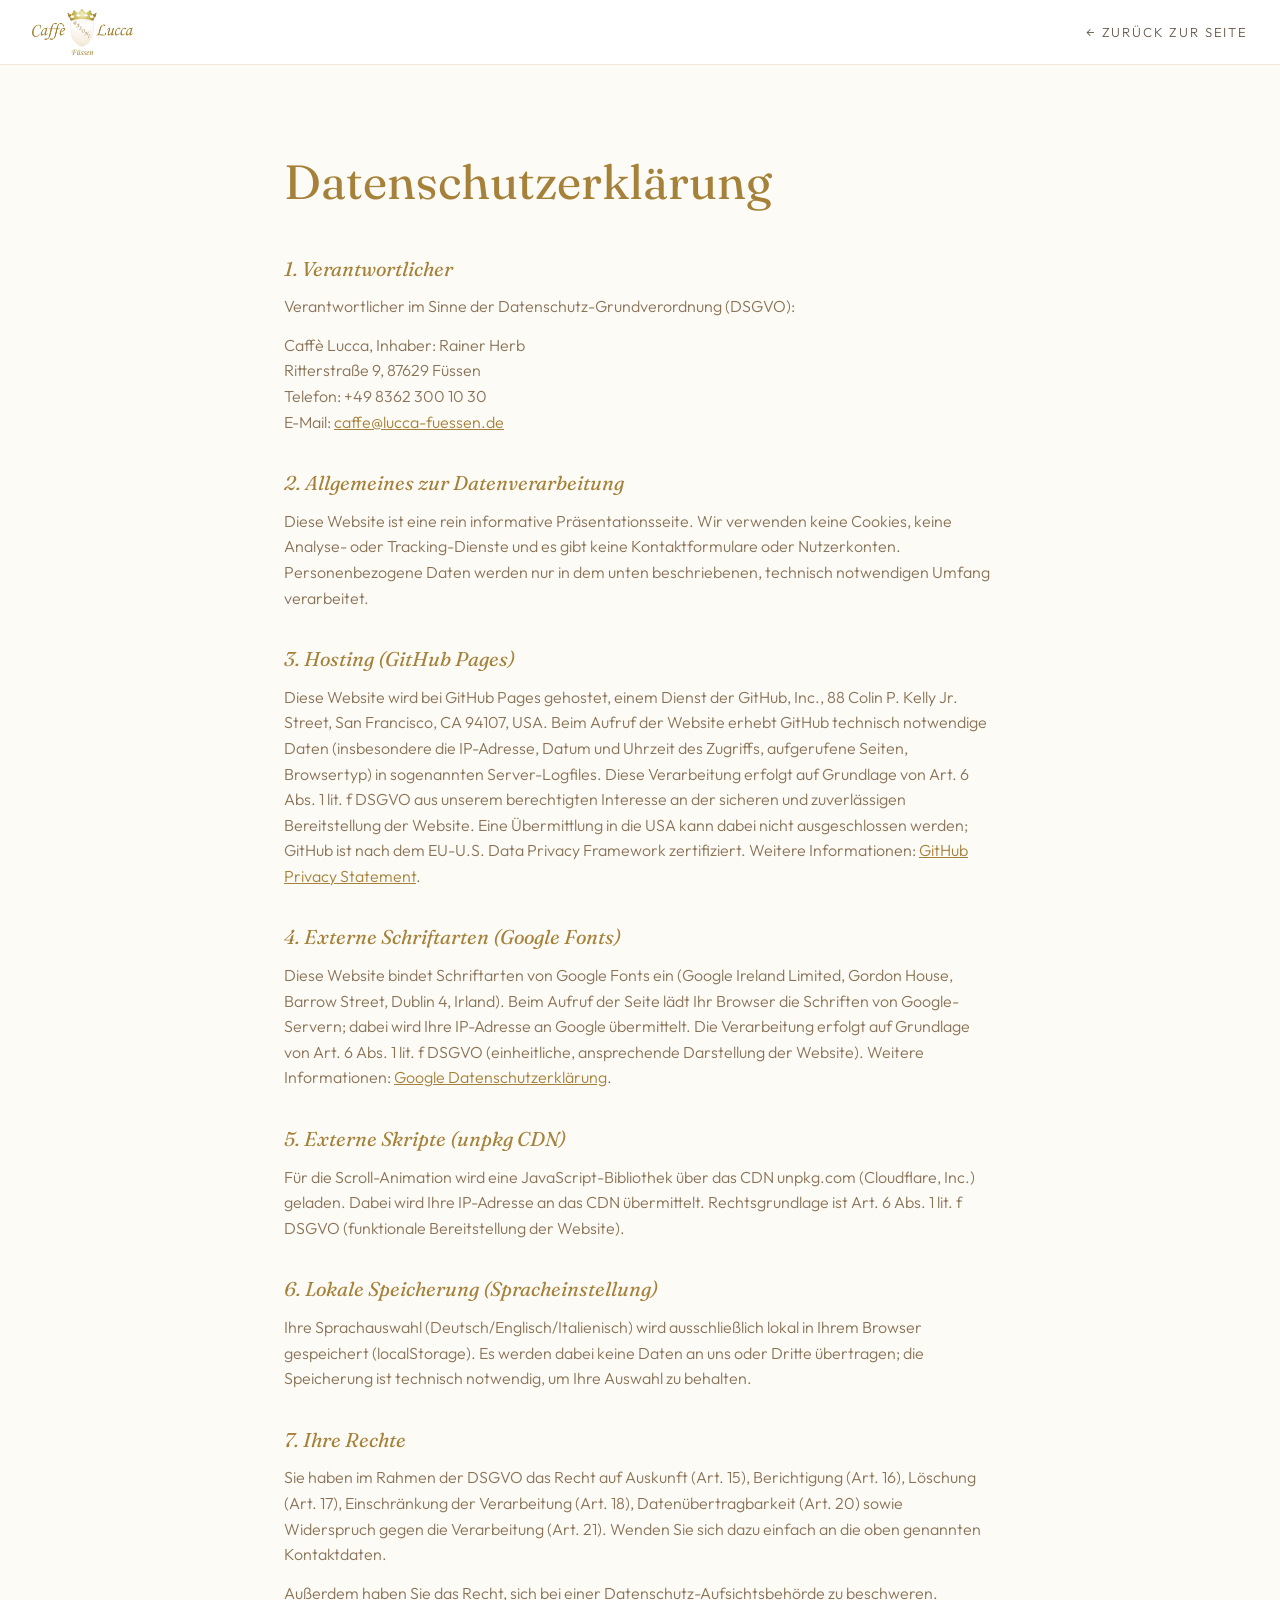
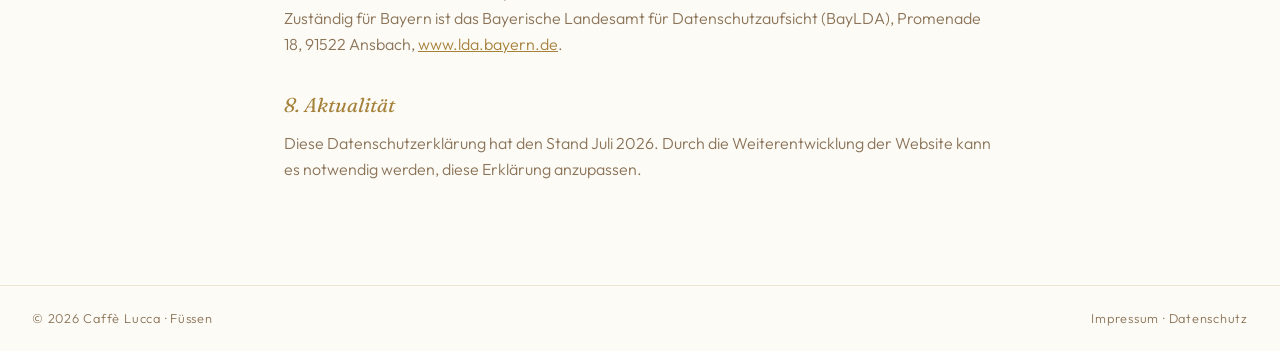
<file: datenschutz.html>
<!DOCTYPE html>
<html lang="de">
<head>
  <meta charset="UTF-8" />
  <meta name="viewport" content="width=device-width, initial-scale=1.0" />
  <title>Datenschutzerklärung — Caffè Lucca Füssen</title>
  <meta name="robots" content="noindex" />
  <link rel="preconnect" href="https://fonts.googleapis.com" />
  <link href="https://fonts.googleapis.com/css2?family=Fraunces:ital,opsz,wght@0,9..144,300;0,9..144,400;0,9..144,600;1,9..144,300;1,9..144,400&family=Outfit:wght@300;400;500&display=swap" rel="stylesheet" />
  <link rel="stylesheet" href="styles.css" />
</head>
<body class="legal-body">
  <nav class="topbar">
    <a class="brand" href="index.html"><img src="images/logo.jpeg" alt="Caffè Lucca Füssen — Basoni" /></a>
    <span class="topbar-right"><a href="index.html">← Zurück zur Seite</a></span>
  </nav>

  <main class="legal">
    <h1>Datenschutzerklärung</h1>

    <h2>1. Verantwortlicher</h2>
    <p>Verantwortlicher im Sinne der Datenschutz-Grundverordnung (DSGVO):</p>
    <p>
      Caffè Lucca, Inhaber: Rainer Herb<br />
      Ritterstraße 9, 87629 Füssen<br />
      Telefon: +49 8362 300 10 30<br />
      E-Mail: <a href="mailto:caffe@lucca-fuessen.de">caffe@lucca-fuessen.de</a>
    </p>

    <h2>2. Allgemeines zur Datenverarbeitung</h2>
    <p>Diese Website ist eine rein informative Präsentationsseite. Wir verwenden keine Cookies, keine Analyse- oder Tracking-Dienste und es gibt keine Kontaktformulare oder Nutzerkonten. Personenbezogene Daten werden nur in dem unten beschriebenen, technisch notwendigen Umfang verarbeitet.</p>

    <h2>3. Hosting (GitHub Pages)</h2>
    <p>Diese Website wird bei GitHub Pages gehostet, einem Dienst der GitHub, Inc., 88 Colin P. Kelly Jr. Street, San Francisco, CA 94107, USA. Beim Aufruf der Website erhebt GitHub technisch notwendige Daten (insbesondere die IP-Adresse, Datum und Uhrzeit des Zugriffs, aufgerufene Seiten, Browsertyp) in sogenannten Server-Logfiles. Diese Verarbeitung erfolgt auf Grundlage von Art. 6 Abs. 1 lit. f DSGVO aus unserem berechtigten Interesse an der sicheren und zuverlässigen Bereitstellung der Website. Eine Übermittlung in die USA kann dabei nicht ausgeschlossen werden; GitHub ist nach dem EU-U.S. Data Privacy Framework zertifiziert. Weitere Informationen: <a href="https://docs.github.com/site-policy/privacy-policies/github-privacy-statement" target="_blank" rel="noopener">GitHub Privacy Statement</a>.</p>

    <h2>4. Externe Schriftarten (Google Fonts)</h2>
    <p>Diese Website bindet Schriftarten von Google Fonts ein (Google Ireland Limited, Gordon House, Barrow Street, Dublin 4, Irland). Beim Aufruf der Seite lädt Ihr Browser die Schriften von Google-Servern; dabei wird Ihre IP-Adresse an Google übermittelt. Die Verarbeitung erfolgt auf Grundlage von Art. 6 Abs. 1 lit. f DSGVO (einheitliche, ansprechende Darstellung der Website). Weitere Informationen: <a href="https://policies.google.com/privacy" target="_blank" rel="noopener">Google Datenschutzerklärung</a>.</p>

    <h2>5. Externe Skripte (unpkg CDN)</h2>
    <p>Für die Scroll-Animation wird eine JavaScript-Bibliothek über das CDN unpkg.com (Cloudflare, Inc.) geladen. Dabei wird Ihre IP-Adresse an das CDN übermittelt. Rechtsgrundlage ist Art. 6 Abs. 1 lit. f DSGVO (funktionale Bereitstellung der Website).</p>

    <h2>6. Lokale Speicherung (Spracheinstellung)</h2>
    <p>Ihre Sprachauswahl (Deutsch/Englisch/Italienisch) wird ausschließlich lokal in Ihrem Browser gespeichert (localStorage). Es werden dabei keine Daten an uns oder Dritte übertragen; die Speicherung ist technisch notwendig, um Ihre Auswahl zu behalten.</p>

    <h2>7. Ihre Rechte</h2>
    <p>Sie haben im Rahmen der DSGVO das Recht auf Auskunft (Art. 15), Berichtigung (Art. 16), Löschung (Art. 17), Einschränkung der Verarbeitung (Art. 18), Datenübertragbarkeit (Art. 20) sowie Widerspruch gegen die Verarbeitung (Art. 21). Wenden Sie sich dazu einfach an die oben genannten Kontaktdaten.</p>
    <p>Außerdem haben Sie das Recht, sich bei einer Datenschutz-Aufsichtsbehörde zu beschweren. Zuständig für Bayern ist das Bayerische Landesamt für Datenschutzaufsicht (BayLDA), Promenade 18, 91522 Ansbach, <a href="https://www.lda.bayern.de" target="_blank" rel="noopener">www.lda.bayern.de</a>.</p>

    <h2>8. Aktualität</h2>
    <p>Diese Datenschutzerklärung hat den Stand Juli 2026. Durch die Weiterentwicklung der Website kann es notwendig werden, diese Erklärung anzupassen.</p>
  </main>

  <footer class="footer">
    <span>© 2026 Caffè Lucca · Füssen</span>
    <span><a href="impressum.html">Impressum</a> · <a href="datenschutz.html">Datenschutz</a></span>
  </footer>
</body>
</html>
</file>
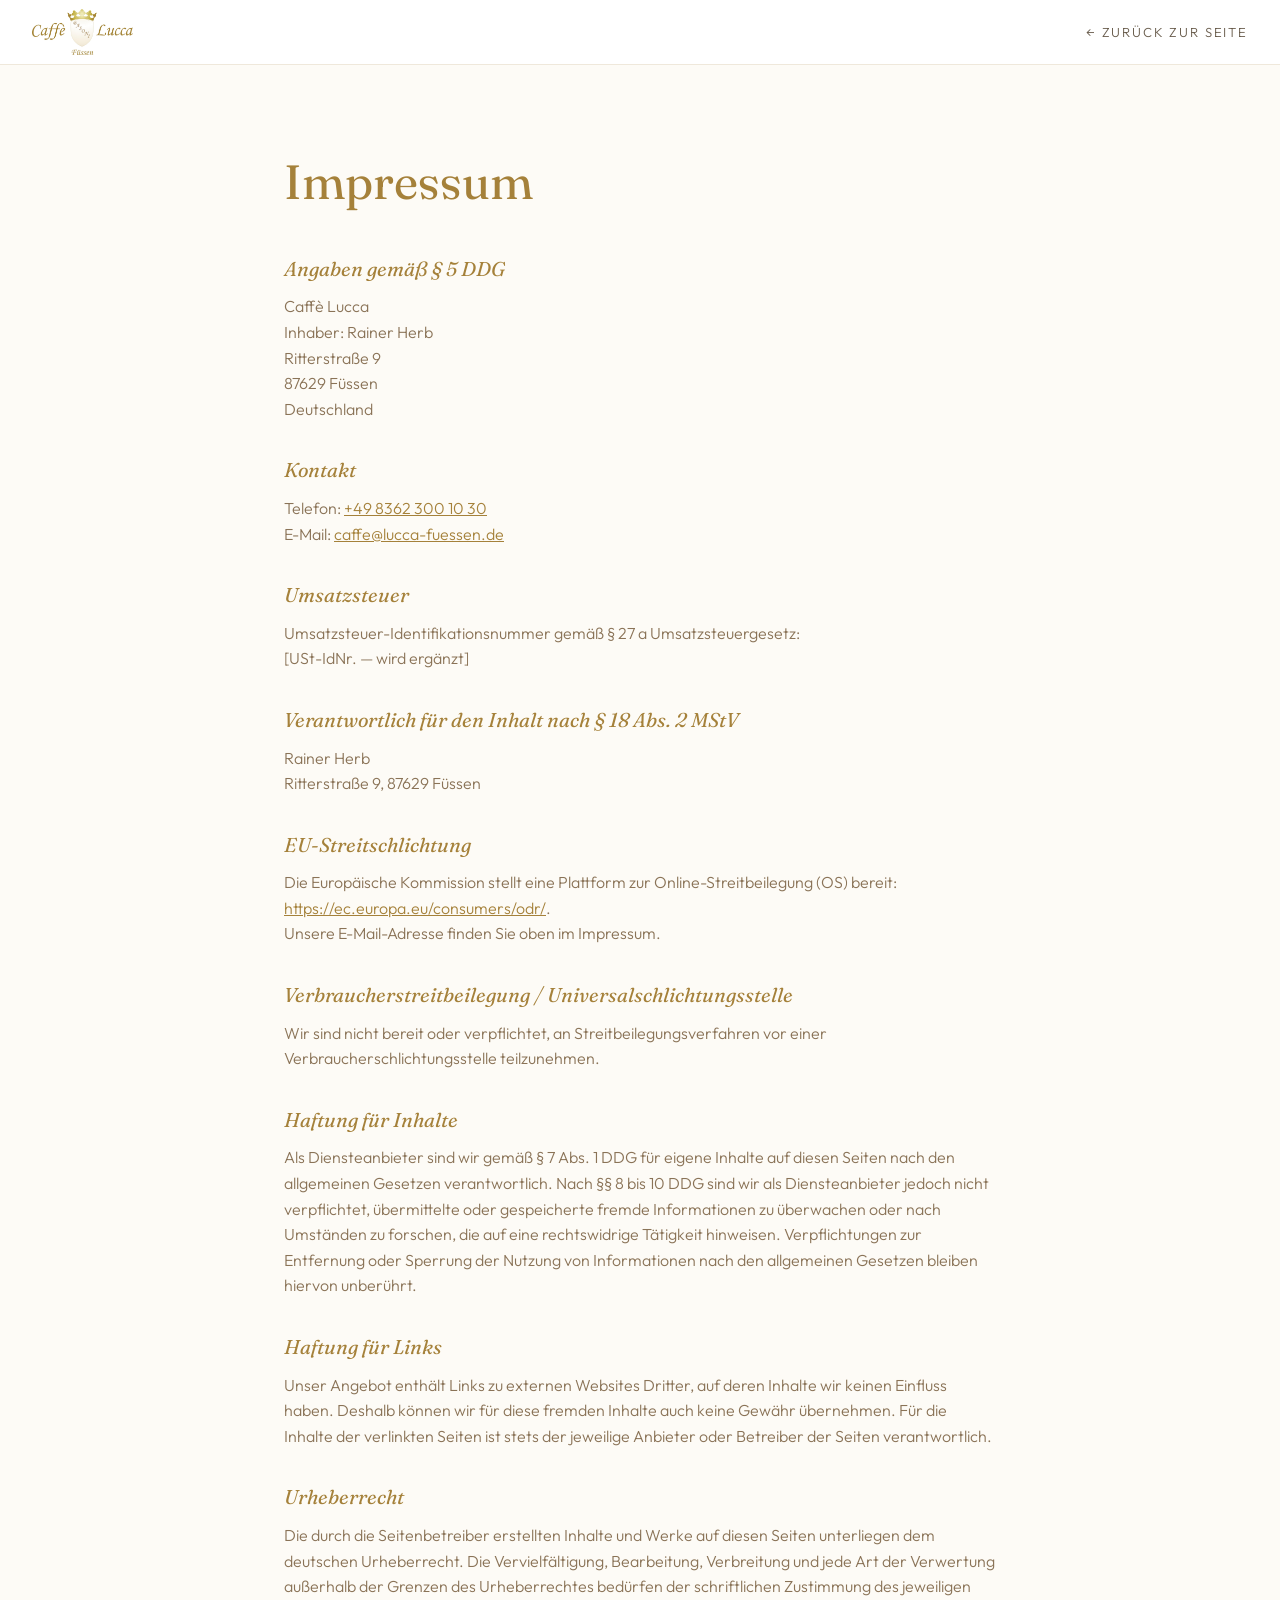
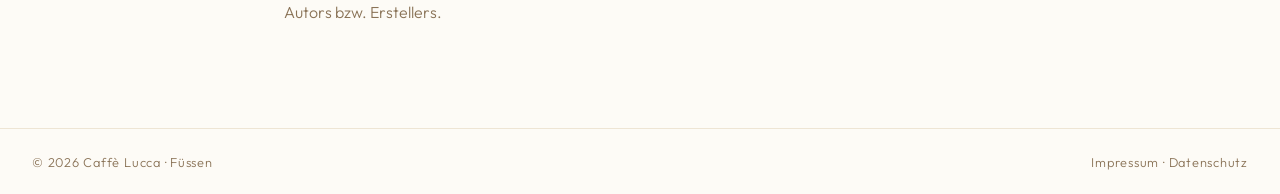
<file: impressum.html>
<!DOCTYPE html>
<html lang="de">
<head>
  <meta charset="UTF-8" />
  <meta name="viewport" content="width=device-width, initial-scale=1.0" />
  <title>Impressum — Caffè Lucca Füssen</title>
  <meta name="robots" content="noindex" />
  <link rel="preconnect" href="https://fonts.googleapis.com" />
  <link href="https://fonts.googleapis.com/css2?family=Fraunces:ital,opsz,wght@0,9..144,300;0,9..144,400;0,9..144,600;1,9..144,300;1,9..144,400&family=Outfit:wght@300;400;500&display=swap" rel="stylesheet" />
  <link rel="stylesheet" href="styles.css" />
</head>
<body class="legal-body">
  <nav class="topbar">
    <a class="brand" href="index.html"><img src="images/logo.jpeg" alt="Caffè Lucca Füssen — Basoni" /></a>
    <span class="topbar-right"><a href="index.html">← Zurück zur Seite</a></span>
  </nav>

  <main class="legal">
    <h1>Impressum</h1>

    <h2>Angaben gemäß § 5 DDG</h2>
    <p>
      Caffè Lucca<br />
      Inhaber: Rainer Herb<br />
      Ritterstraße 9<br />
      87629 Füssen<br />
      Deutschland
    </p>

    <h2>Kontakt</h2>
    <p>
      Telefon: <a href="tel:+4983623001030">+49 8362 300 10 30</a><br />
      E-Mail: <a href="mailto:caffe@lucca-fuessen.de">caffe@lucca-fuessen.de</a>
    </p>

    <h2>Umsatzsteuer</h2>
    <p>Umsatzsteuer-Identifikationsnummer gemäß § 27 a Umsatzsteuergesetz:<br />
      [USt-IdNr. — wird ergänzt]</p>

    <h2>Verantwortlich für den Inhalt nach § 18 Abs. 2 MStV</h2>
    <p>Rainer Herb<br />Ritterstraße 9, 87629 Füssen</p>

    <h2>EU-Streitschlichtung</h2>
    <p>Die Europäische Kommission stellt eine Plattform zur Online-Streitbeilegung (OS) bereit:
      <a href="https://ec.europa.eu/consumers/odr/" target="_blank" rel="noopener">https://ec.europa.eu/consumers/odr/</a>.<br />
      Unsere E-Mail-Adresse finden Sie oben im Impressum.</p>

    <h2>Verbraucherstreitbeilegung / Universalschlichtungsstelle</h2>
    <p>Wir sind nicht bereit oder verpflichtet, an Streitbeilegungsverfahren vor einer Verbraucherschlichtungsstelle teilzunehmen.</p>

    <h2>Haftung für Inhalte</h2>
    <p>Als Diensteanbieter sind wir gemäß § 7 Abs. 1 DDG für eigene Inhalte auf diesen Seiten nach den allgemeinen Gesetzen verantwortlich. Nach §§ 8 bis 10 DDG sind wir als Diensteanbieter jedoch nicht verpflichtet, übermittelte oder gespeicherte fremde Informationen zu überwachen oder nach Umständen zu forschen, die auf eine rechtswidrige Tätigkeit hinweisen. Verpflichtungen zur Entfernung oder Sperrung der Nutzung von Informationen nach den allgemeinen Gesetzen bleiben hiervon unberührt.</p>

    <h2>Haftung für Links</h2>
    <p>Unser Angebot enthält Links zu externen Websites Dritter, auf deren Inhalte wir keinen Einfluss haben. Deshalb können wir für diese fremden Inhalte auch keine Gewähr übernehmen. Für die Inhalte der verlinkten Seiten ist stets der jeweilige Anbieter oder Betreiber der Seiten verantwortlich.</p>

    <h2>Urheberrecht</h2>
    <p>Die durch die Seitenbetreiber erstellten Inhalte und Werke auf diesen Seiten unterliegen dem deutschen Urheberrecht. Die Vervielfältigung, Bearbeitung, Verbreitung und jede Art der Verwertung außerhalb der Grenzen des Urheberrechtes bedürfen der schriftlichen Zustimmung des jeweiligen Autors bzw. Erstellers.</p>
  </main>

  <footer class="footer">
    <span>© 2026 Caffè Lucca · Füssen</span>
    <span><a href="impressum.html">Impressum</a> · <a href="datenschutz.html">Datenschutz</a></span>
  </footer>
</body>
</html>
</file>
<file: styles.css>
/* ============================================================
   CAFFÈ LUCCA · FÜSSEN — ivory & gold cinematic scroll site
   ============================================================ */
:root {
  --bg: #fdfbf6;
  --bg-2: #f6f0e3;
  --ink: #43331f;
  --ink-dim: #8a7357;
  --gold: #a5813a;
  --gold-2: #c9a44a;
  --serif: "Fraunces", serif;
  --sans: "Outfit", sans-serif;
}

* { margin: 0; padding: 0; box-sizing: border-box; }
::selection { background: rgba(165, 129, 58, 0.22); color: inherit; }
.sr-only {
  position: absolute; width: 1px; height: 1px; padding: 0; margin: -1px;
  overflow: hidden; clip-path: inset(50%); white-space: nowrap; border: 0;
}
html { scroll-behavior: auto; }
body {
  background: var(--bg);
  color: var(--ink);
  font-family: var(--sans);
  font-weight: 300;
  line-height: 1.6;
  -webkit-font-smoothing: antialiased;
}
em { font-style: italic; color: var(--gold); }
a { color: var(--gold); }

/* ---------- top bar ---------- */
.topbar {
  position: fixed; inset: 0 0 auto 0; z-index: 50;
  display: flex; justify-content: space-between; align-items: center;
  padding: 0.55rem 2rem;
  /* solid white — matches the logo JPEG's box exactly, so it never shows */
  background: #fff;
  border-bottom: 1px solid rgba(165, 129, 58, 0.18);
}
.brand img { height: 46px; display: block; mix-blend-mode: multiply; }
.topbar-right a {
  color: var(--ink); text-decoration: none; margin-left: 1.6rem;
  font-size: 0.82rem; letter-spacing: 0.14em; text-transform: uppercase; opacity: 0.8;
}
.topbar-right a:hover { opacity: 1; color: var(--gold); }
.lang-switch { margin-left: 1.6rem; padding-left: 1.4rem; border-left: 1px solid rgba(165, 129, 58, 0.35); }
.lang-switch button {
  background: none; border: 0; cursor: pointer; padding: 0.2rem 0.3rem;
  font-family: var(--sans); font-size: 0.78rem; letter-spacing: 0.12em;
  color: var(--ink-dim); transition: color 0.25s;
}
.lang-switch button:hover { color: var(--ink); }
.lang-switch button.active { color: var(--gold); font-weight: 500; }
.nav-toggle { display: none; }

/* ---------- cinematic hero ---------- */
.cinematic { height: 480vh; position: relative; }
.cinematic .sticky {
  position: sticky; top: 0; height: 100vh; overflow: hidden;
  background: var(--bg);
}
.hero-poster {
  position: absolute; inset: 0; width: 100%; height: 100%;
  object-fit: cover; transform: scale(1.04);
}
.cinematic canvas {
  position: absolute; inset: 0; width: 100%; height: 100%;
  opacity: 0; transition: opacity 0.5s ease;
}
.cinematic canvas.ready { opacity: 1; }
.vignette {
  position: absolute; inset: 0; pointer-events: none;
  background:
    radial-gradient(ellipse at center, transparent 45%, rgba(253, 251, 246, 0.35) 100%),
    linear-gradient(180deg, rgba(253, 251, 246, 0.45), transparent 20%, transparent 74%, rgba(253, 251, 246, 0.6));
}
.overlay {
  position: absolute; inset: 0; display: grid; place-items: center;
  text-align: center; pointer-events: none; padding: 0 6vw;
}
.overlay > * {
  grid-area: 1 / 1; opacity: 0;
  font-family: var(--serif); font-weight: 300;
  color: var(--ink);
  text-shadow: 0 1px 24px rgba(253, 251, 246, 0.85), 0 0 60px rgba(253, 251, 246, 0.6);
}
.overlay h1 { font-size: clamp(3rem, 9vw, 7.5rem); letter-spacing: 0.04em; font-weight: 400; }
.overlay h1 em { color: var(--gold); }
.overlay h2 { font-size: clamp(2.1rem, 6vw, 5rem); font-style: italic; }
.scroll-hint {
  position: absolute; bottom: 2rem; left: 50%; transform: translateX(-50%);
  font-size: 0.8rem; letter-spacing: 0.3em; text-transform: uppercase;
  color: var(--ink-dim); transition: opacity 0.4s;
}

/* ---------- statement ---------- */
.statement {
  min-height: 70vh; display: grid; place-items: center;
  padding: 18vh 8vw; text-align: center; background: var(--bg);
}
.statement p {
  font-family: var(--serif); font-size: clamp(1.4rem, 3.2vw, 2.4rem);
  line-height: 1.55; color: var(--ink);
}

/* ---------- section head (shared) ---------- */
.section-head { max-width: 640px; margin: 0 auto 6vh; text-align: center; }
.section-head h2 { font-family: var(--serif); font-weight: 400; font-size: clamp(1.8rem, 4vw, 2.8rem); margin-bottom: 0.6rem; color: var(--gold); }
.section-head p { color: var(--ink-dim); }

/* ---------- menu ---------- */
.menu { padding: 10vh 6vw 10vh; background: var(--bg-2); }
.menu-grid {
  display: grid; grid-template-columns: repeat(auto-fit, minmax(320px, 1fr));
  gap: 2rem; max-width: 1150px; margin: 0 auto;
}
.menu-card {
  background: var(--bg); border: 1px solid rgba(165, 129, 58, 0.3); border-radius: 4px;
  padding: 2.4rem 2.2rem;
}
.menu-card h3 {
  font-family: var(--serif); font-weight: 400; font-style: italic; font-size: 1.25rem;
  color: var(--gold); margin: 1.8rem 0 0.9rem; text-align: center;
}
.menu-card h3:first-child { margin-top: 0; }
.menu-card ul { list-style: none; }
.menu-card li {
  display: flex; align-items: baseline; gap: 0.6rem;
  padding: 0.32rem 0; font-size: 0.95rem;
}
.menu-card li span { color: var(--ink); }
.menu-card li::before { content: none; }
.menu-card li span { flex: 0 1 auto; }
.menu-card li b {
  font-weight: 400; color: var(--ink-dim); white-space: nowrap; margin-left: auto;
}
.menu-card li { border-bottom: 1px dotted rgba(165, 129, 58, 0.28); }
.menu-card ul li:last-child { border-bottom: 0; }
.menu-card .menu-extra span { color: var(--ink-dim); font-size: 0.88rem; }
.menu-note {
  max-width: 720px; margin: 3rem auto 0; text-align: center;
  color: var(--ink-dim); font-size: 0.92rem; font-style: italic;
}

/* ---------- story / values ---------- */
.values {
  display: grid; grid-template-columns: repeat(auto-fit, minmax(260px, 1fr));
  gap: 3rem; padding: 14vh clamp(1.5rem, 4vw, 3rem); max-width: 1300px; margin: 0 auto;
}
.value-img { overflow: hidden; border-radius: 4px; margin-bottom: 1.3rem; box-shadow: 0 10px 30px rgba(67, 51, 31, 0.1); }
.value-img img {
  width: 100%; aspect-ratio: 4 / 3; object-fit: cover; display: block;
  transition: transform 0.8s cubic-bezier(0.2, 0.6, 0.2, 1);
}
.value:hover .value-img img { transform: scale(1.04); }
.value h3 {
  font-family: var(--serif); font-weight: 400; font-style: italic; font-size: 1.55rem;
  margin-bottom: 0.8rem; color: var(--gold);
}
.value p { color: var(--ink-dim); }

/* ---------- house tradition ---------- */
.tradition { padding: 10vh 8vw; background: var(--bg); text-align: center; }
.tradition-inner {
  max-width: 720px; margin: 0 auto; padding: 3.2rem 2.6rem;
  border: 1px solid rgba(165, 129, 58, 0.35); border-radius: 4px;
  position: relative; background: var(--bg-2);
}
.tradition-label {
  position: absolute; top: -0.8rem; left: 50%; transform: translateX(-50%);
  background: var(--bg); padding: 0 1.2rem; white-space: nowrap;
  font-size: 0.78rem; letter-spacing: 0.22em; text-transform: uppercase; color: var(--gold);
}
.tradition p { font-family: var(--serif); font-size: clamp(1.15rem, 2.4vw, 1.6rem); line-height: 1.6; }

/* ---------- momenti (real photos, masonry) ---------- */
.moments { padding: 10vh 5vw 4vh; background: var(--bg); }
.moments-grid { columns: 3; column-gap: 1.1rem; max-width: 1400px; margin: 0 auto; }
.moments-item {
  break-inside: avoid; margin: 0 0 1.1rem; position: relative; overflow: hidden;
  border-radius: 4px; box-shadow: 0 10px 30px rgba(67, 51, 31, 0.1);
}
.moments-item img { width: 100%; display: block; transition: transform 0.8s cubic-bezier(0.2, 0.6, 0.2, 1); }
.moments-item:hover img { transform: scale(1.03); }
.moments-item figcaption {
  position: absolute; inset: auto 0 0 0; padding: 2.2rem 1.1rem 0.9rem;
  font-size: 0.85rem; letter-spacing: 0.04em; color: #fdfbf6;
  background: linear-gradient(transparent, rgba(67, 51, 31, 0.65));
  opacity: 0; transition: opacity 0.4s;
}
.moments-item:hover figcaption { opacity: 1; }
@media (max-width: 1000px) { .moments-grid { columns: 2; } }
@media (max-width: 620px)  { .moments-grid { columns: 1; } }

/* ---------- Füssen ---------- */
.fuessen { padding: 9vh 8vw; background: var(--bg-2); }
.fuessen-inner { max-width: 1200px; margin: 0 auto; }
.fuessen-cols { display: grid; grid-template-columns: repeat(auto-fit, minmax(280px, 1fr)); gap: 3rem; }
.fuessen-cols p { color: var(--ink-dim); }
.fuessen-cols p::first-letter { font-family: var(--serif); font-size: 1.6em; color: var(--gold); }

/* ---------- visit ---------- */
.visit { padding: 14vh 8vw 12vh; background: var(--bg); text-align: center; }
.visit-logo { width: min(420px, 78vw); margin: 0 auto 1.6rem; display: block; mix-blend-mode: multiply; }
.visit h2 { font-family: var(--serif); font-weight: 400; font-style: italic; font-size: clamp(2rem, 5vw, 3.2rem); margin-bottom: 1.4rem; color: var(--gold); }
.hours { font-size: 1.05rem; letter-spacing: 0.06em; }
.address { color: var(--ink-dim); margin: 0.4rem 0 1.6rem; }
.address a { text-decoration: none; }
.family { font-size: 0.9rem; color: var(--ink-dim); font-style: italic; }

/* ---------- footer ---------- */
.footer {
  display: flex; justify-content: space-between; padding: 1.4rem 2rem;
  font-size: 0.8rem; color: var(--ink-dim); letter-spacing: 0.06em;
  border-top: 1px solid rgba(165, 129, 58, 0.18);
}

/* ---------- legal pages ---------- */
.legal-body { background: var(--bg); }
.legal { max-width: 760px; margin: 0 auto; padding: 16vh 1.5rem 10vh; }
.legal h1 { font-family: var(--serif); font-weight: 400; font-size: clamp(2rem, 5vw, 3rem); color: var(--gold); margin-bottom: 2rem; }
.legal h2 { font-family: var(--serif); font-weight: 400; font-style: italic; font-size: 1.25rem; color: var(--gold); margin: 2rem 0 0.6rem; }
.legal p { color: var(--ink-dim); margin-bottom: 0.8rem; }
.legal a { color: var(--gold); }
.footer a { color: var(--ink-dim); text-decoration: none; }
.footer a:hover { color: var(--gold); }

/* ---------- reveals ---------- */
.reveal { opacity: 0; transform: translateY(28px); transition: opacity 0.9s ease, transform 0.9s cubic-bezier(0.2, 0.6, 0.2, 1); }
.reveal.in { opacity: 1; transform: none; }

/* ---------- mobile ---------- */
@media (max-width: 740px) {
  .topbar { padding: 0.55rem 1rem; }
  .brand img { height: 38px; }

  /* burger */
  .nav-toggle {
    display: flex; flex-direction: column; justify-content: center; gap: 5px;
    width: 42px; height: 42px; padding: 8px;
    background: none; border: 0; cursor: pointer;
  }
  .nav-toggle span {
    display: block; height: 1.5px; width: 100%;
    background: var(--gold); transition: transform 0.3s, opacity 0.3s;
  }
  .topbar.open .nav-toggle span:nth-child(1) { transform: translateY(6.5px) rotate(45deg); }
  .topbar.open .nav-toggle span:nth-child(2) { opacity: 0; }
  .topbar.open .nav-toggle span:nth-child(3) { transform: translateY(-6.5px) rotate(-45deg); }

  .topbar-right {
    display: none;
    position: absolute; top: 100%; left: 0; right: 0;
    flex-direction: column; align-items: center; gap: 0.4rem;
    background: #fff; padding: 1.1rem 1rem 1.3rem;
    border-bottom: 1px solid rgba(165, 129, 58, 0.25);
    box-shadow: 0 14px 30px rgba(67, 51, 31, 0.08);
  }
  .topbar.open .topbar-right { display: flex; }
  .topbar-right a { margin: 0; font-size: 0.82rem; padding: 0.3rem 0; }
  .lang-switch { margin: 0.5rem 0 0; padding: 0.7rem 0 0; border-left: 0; border-top: 1px solid rgba(165, 129, 58, 0.25); }
  .lang-switch button { font-size: 0.8rem; padding: 0.2rem 0.5rem; }

  .statement { padding: 12vh 1.4rem; min-height: 50vh; }

  .menu { padding: 8vh 1rem; }
  .menu-grid { gap: 1.2rem; }
  .menu-card { padding: 1.5rem 1.2rem; }
  .menu-card li { font-size: 0.87rem; gap: 0.5rem; padding: 0.38rem 0; }
  .menu-card li span { flex: 1 1 auto; }
  .menu-note { margin-top: 2rem; font-size: 0.85rem; }

  .values { padding: 9vh 1.4rem; gap: 2.4rem; }
  .tradition { padding: 7vh 1.2rem; }
  .tradition-inner { padding: 2.4rem 1.4rem; }
  .tradition-label { font-size: 0.68rem; letter-spacing: 0.16em; }
  .fuessen { padding: 8vh 1.4rem; }
  .moments { padding: 8vh 1rem 3vh; }
  .visit { padding: 10vh 1.4rem 8vh; }

  .footer { flex-direction: column; align-items: center; gap: 0.3rem; text-align: center; }
}
</file>
